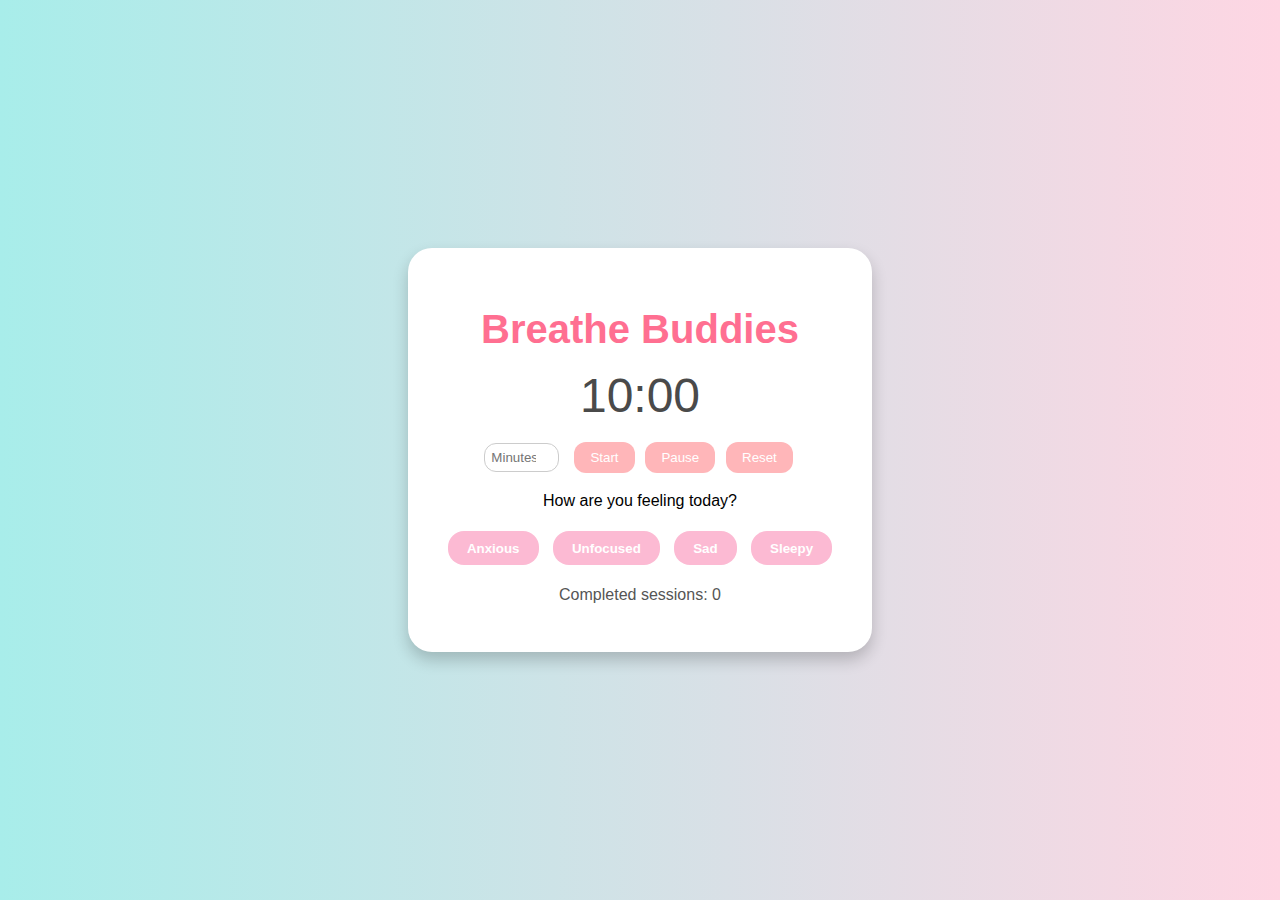
<file: index.html>
<!DOCTYPE html>
<html lang="en">
<head>
    <meta charset="UTF-8">
    <meta name="viewport" content="width=device-width, initial-scale=1.0">
    <link rel="stylesheet" href="styles.css">
    <title>Breathe Buddies</title>
</head>
    <body>
<div class="container">
    <h1>Breathe Buddies</h1>
    <div id="animal-display"></div>
    <div id="timer-display">10:00</div>
    <div class="controls">
        <input type="number" id="minutes-input" placeholder="Minutes" min="1" />
        <button id="start-btn">Start</button>
        <button id="pause-btn" disabled>Pause</button>
        <button id="reset-btn" disabled>Reset</button>




</div>
<div class="mental-health-buttons">
    <p>How are you feeling today?</p>
    <button onclick="selectCondition('anxiety')">Anxious</button>
    <button onclick="selectCondition('adhd')">Unfocused</button>
    <button onclick="selectCondition('depression')">Sad</button>
    <button onclick="selectCondition('sleep')">Sleepy</button>
  </div>

  <div id="generate-section" style="display:none;">
    <p>Click below to generate a soothing sound:</p>
    <button onclick="generateFreesoundSound()">Generate Sound</button>
  </div>

    <div class="session-count">
        <p>Completed sessions: <span id="session-count">0</span></p>
    </div>
    </div>
    

    <script src="app.js" defer></script>
</body>
</html>
</file>
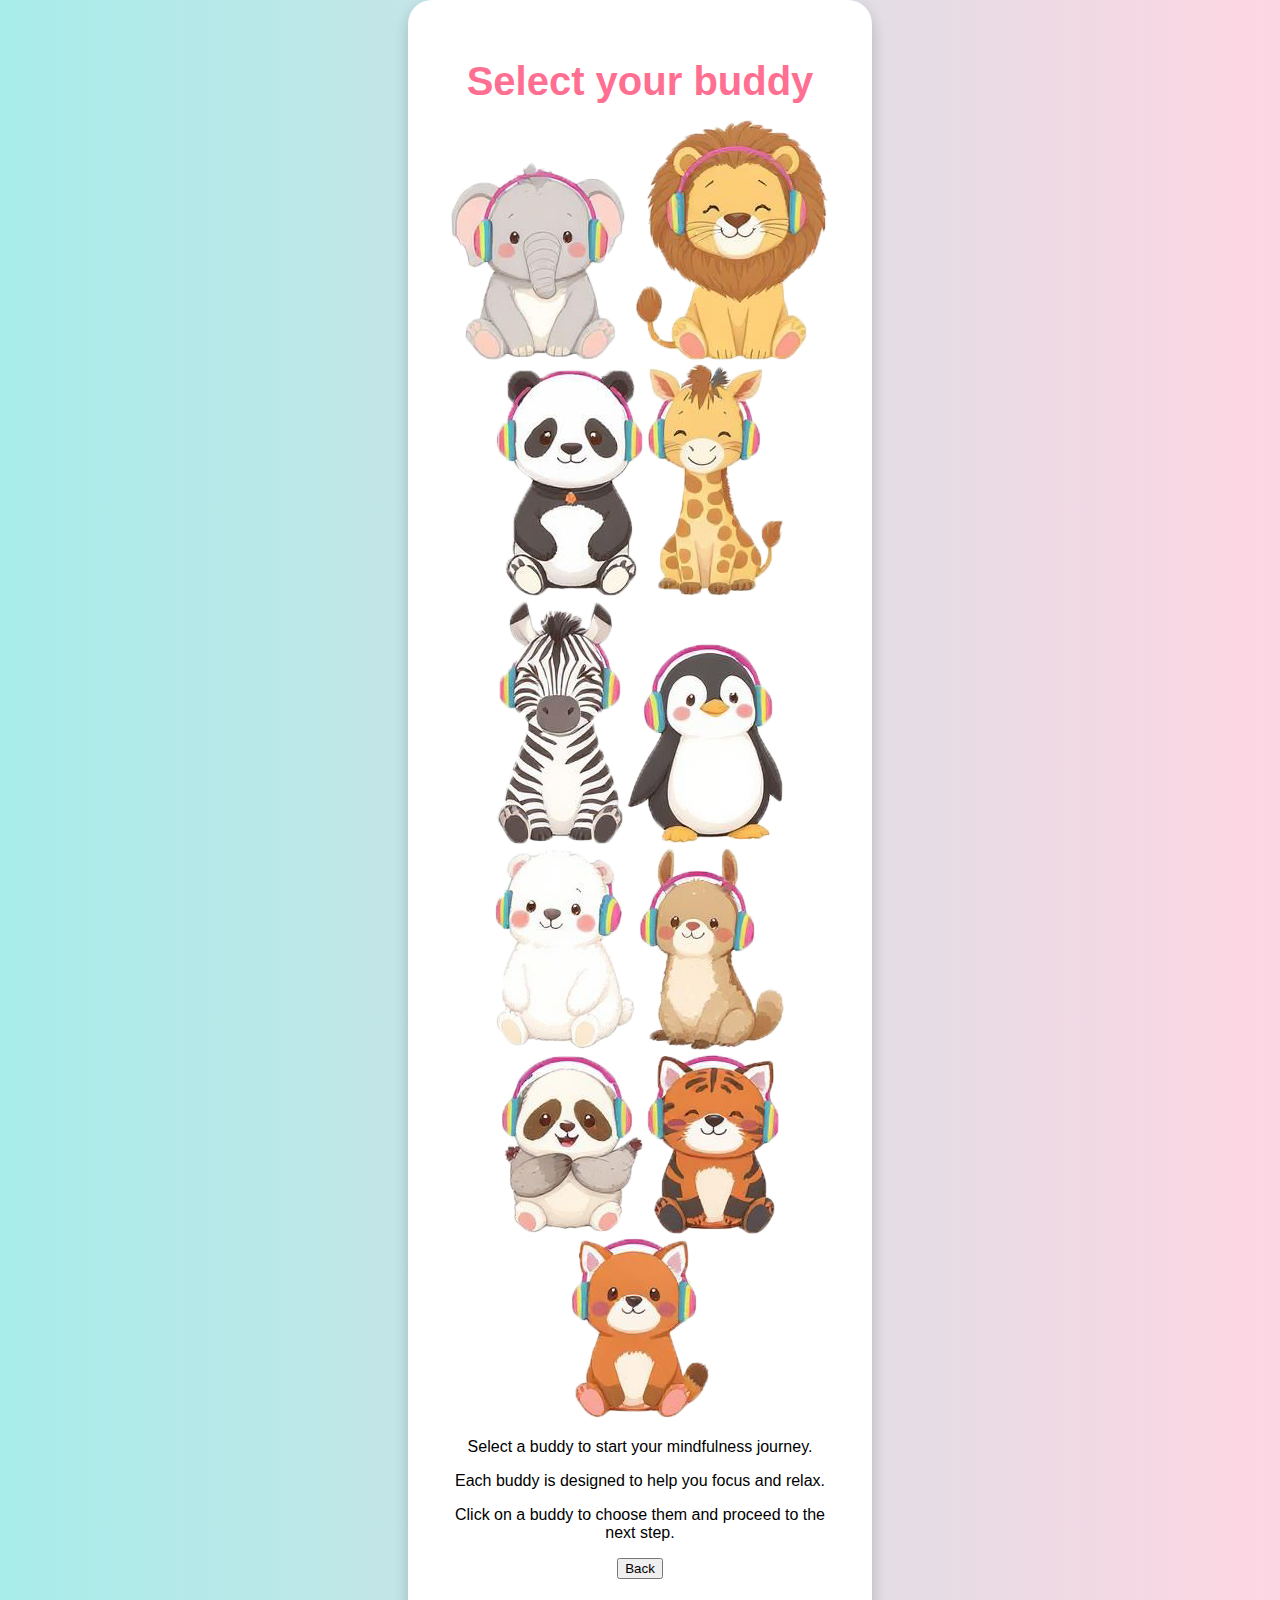
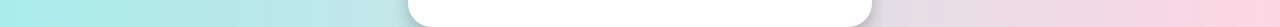
<file: buddy.html>
<!DOCTYPE html>
<html lang="en">
<head>
    <meta charset="UTF-8">
    <meta name="viewport" content="width=device-width, initial-scale=1.0">
    <link rel="stylesheet" href="styles.css">
    <title>Breathe Buddies</title>
</head>
    <body>
<div class="container">
    <h1>Select your buddy</h1>
   

    <div class="buddy-options">
        <img src="images/buddy1.png" alt="Buddy 1" class="buddy-image" onclick="selectBuddy('buddy1')">
        <img src="images/buddy2.png" alt="Buddy 2" class="buddy-image" onclick="selectBuddy('buddy2')">
        <img src="images/buddy3.png" alt="Buddy 3" class="buddy-image" onclick="selectBuddy('buddy3')">
        <img src="images/buddy4.png" alt="Buddy 4" class="buddy-image" onclick="selectBuddy('buddy4')">
        <img src="images/buddy5.png" alt="Buddy 5" class="buddy-image" onclick="selectBuddy('buddy5')">
        <img src="images/buddy6.png" alt="Buddy 6" class="buddy-image" onclick="selectBuddy('buddy6')">
        <img src="images/buddy7.png" alt="Buddy 7" class="buddy-image" onclick="selectBuddy('buddy7')">
        <img src="images/buddy8.png" alt="Buddy 8" class="buddy-image" onclick="selectBuddy('buddy8')">
        <img src="images/buddy9.png" alt="Buddy 9" class="buddy-image" onclick="selectBuddy('buddy9')">
        <img src="images/buddy10.png" alt="Buddy 10" class="buddy-image" onclick="selectBuddy('buddy10')">
        <img src="images/buddy11.png" alt="Buddy 11" class="buddy-image" onclick="selectBuddy('buddy11')">




    </div>
    <div class="buddy-description">
        <p>Select a buddy to start your mindfulness journey.</p>
        <p>Each buddy is designed to help you focus and relax.</p>
        <p>Click on a buddy to choose them and proceed to the next step.</p>
    </div>
    <p><a href="index.html">
        <button id="back-btn">Back</button>
      </a>
    </p>
</div>  

    

    <script src="app.js" defer></script>



</body>
</html>
</file>
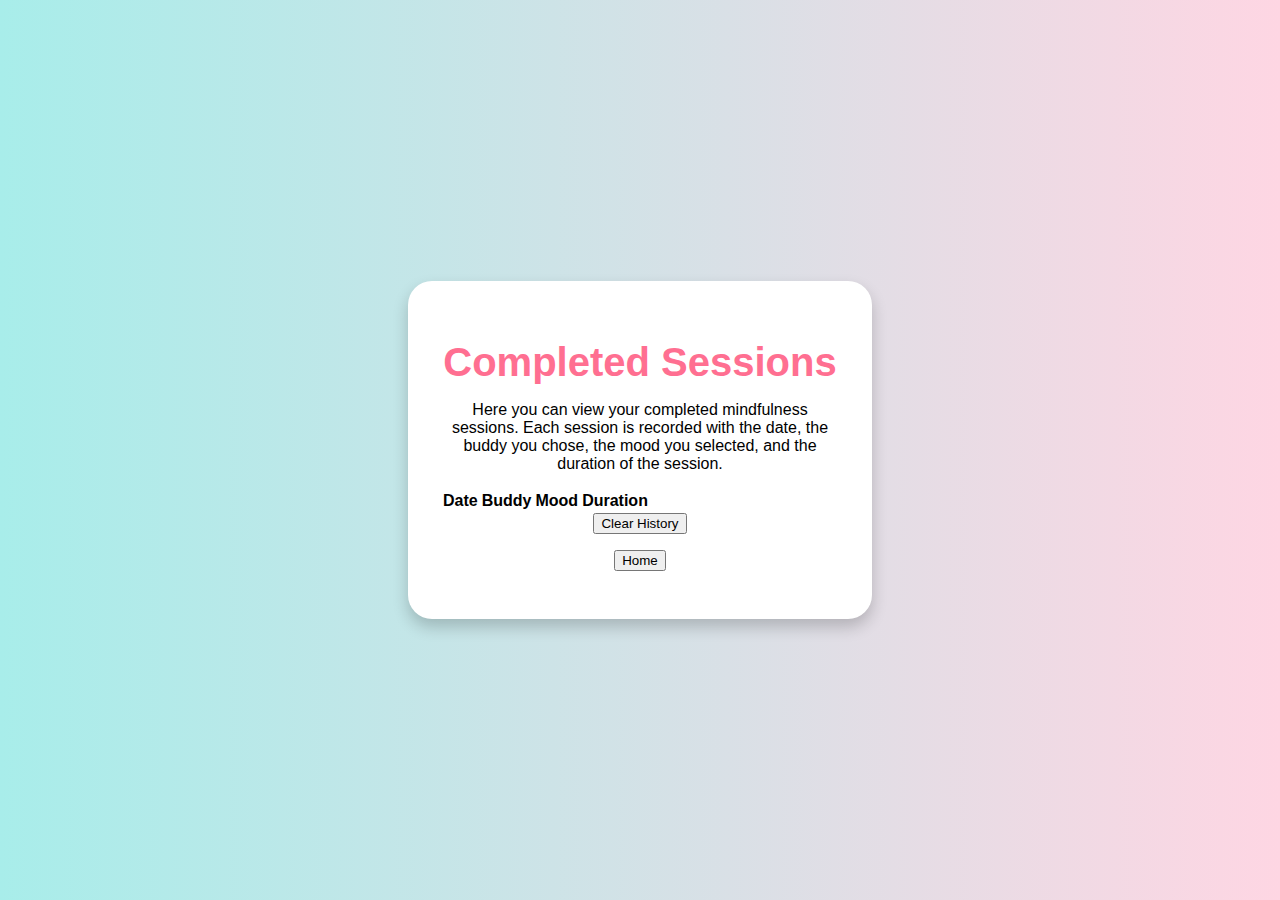
<file: history.html>
<!DOCTYPE html>
<html lang="en">
<head>
  <meta charset="UTF-8">
  <meta name="viewport" content="width=device-width, initial-scale=1.0">
  <title>Session History</title>
  <link rel="stylesheet" href="styles.css">
  <script src="app.js" defer></script>
</head>
<body>
<div class="container">
  <h1>Completed Sessions</h1>
  <p>Here you can view your completed mindfulness sessions. Each session is recorded with the date, the buddy you chose, the mood you selected, and the duration of the session.</p>
  
  <table id="historyTable">
    <thead>
      <tr>
        <th>Date</th>
        <th>Buddy</th>
        <th>Mood</th>
        <th>Duration</th>
      </tr>
    </thead>
    <tbody id="historyBody">
      
    </tbody>
  </table>

  <div>
    <button id="clearBtn">Clear History</button>
    <p>
      <a href="index.html">
        <button id="home-btn">Home</button>
      </a>
    </p>
  </div>
</div>
</body>
</html>
</file>
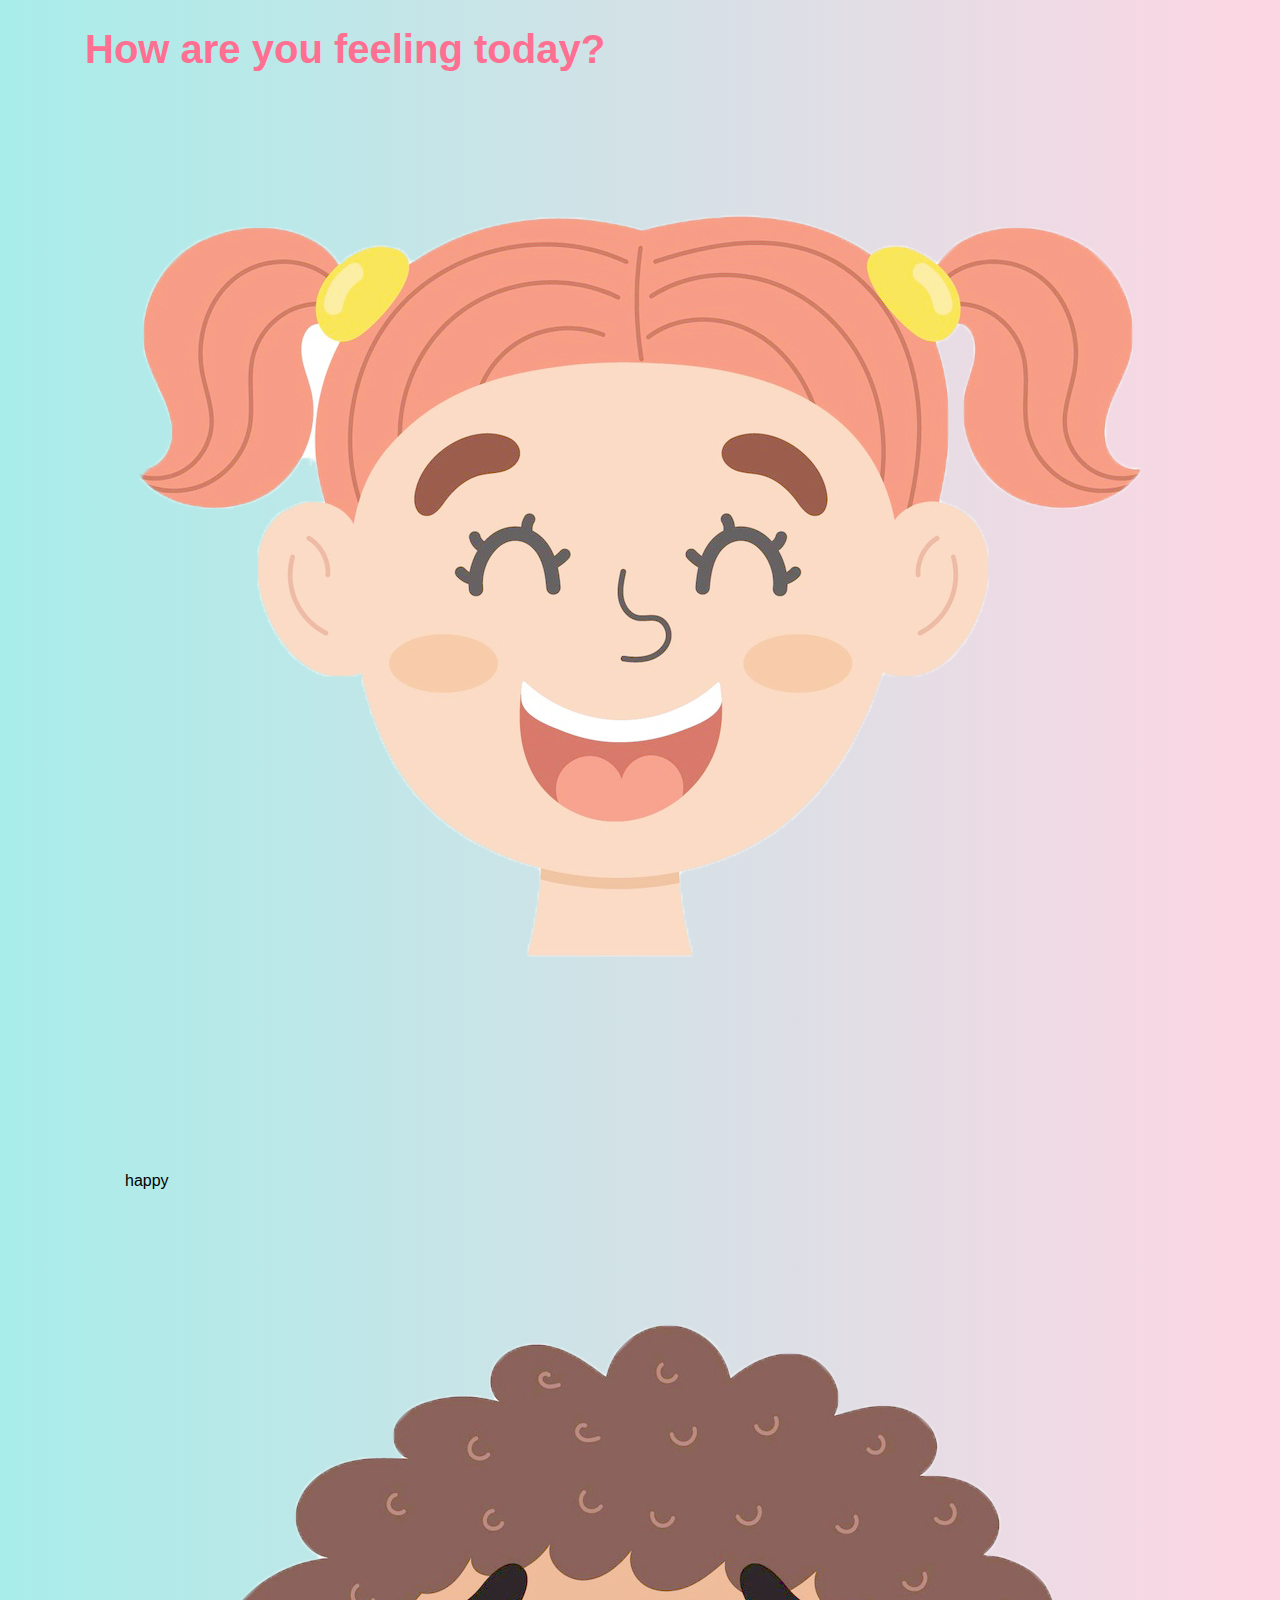
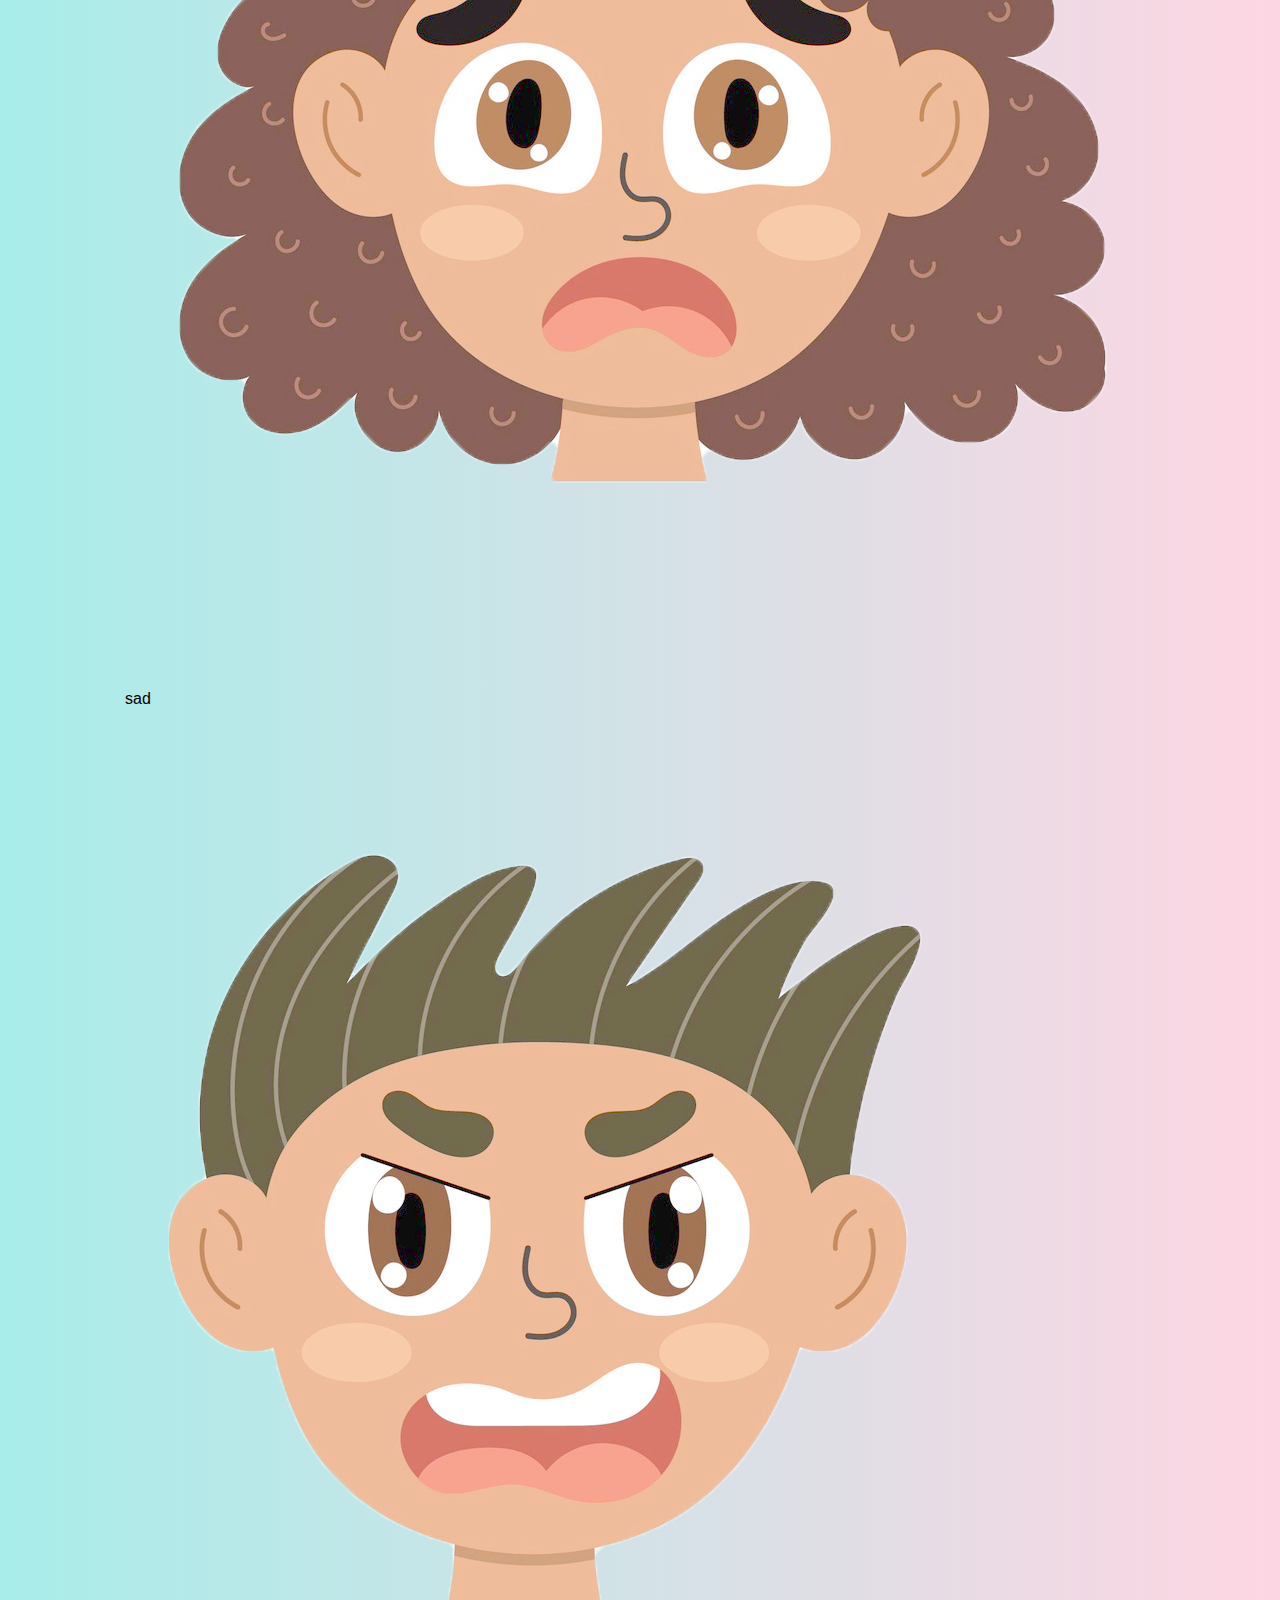
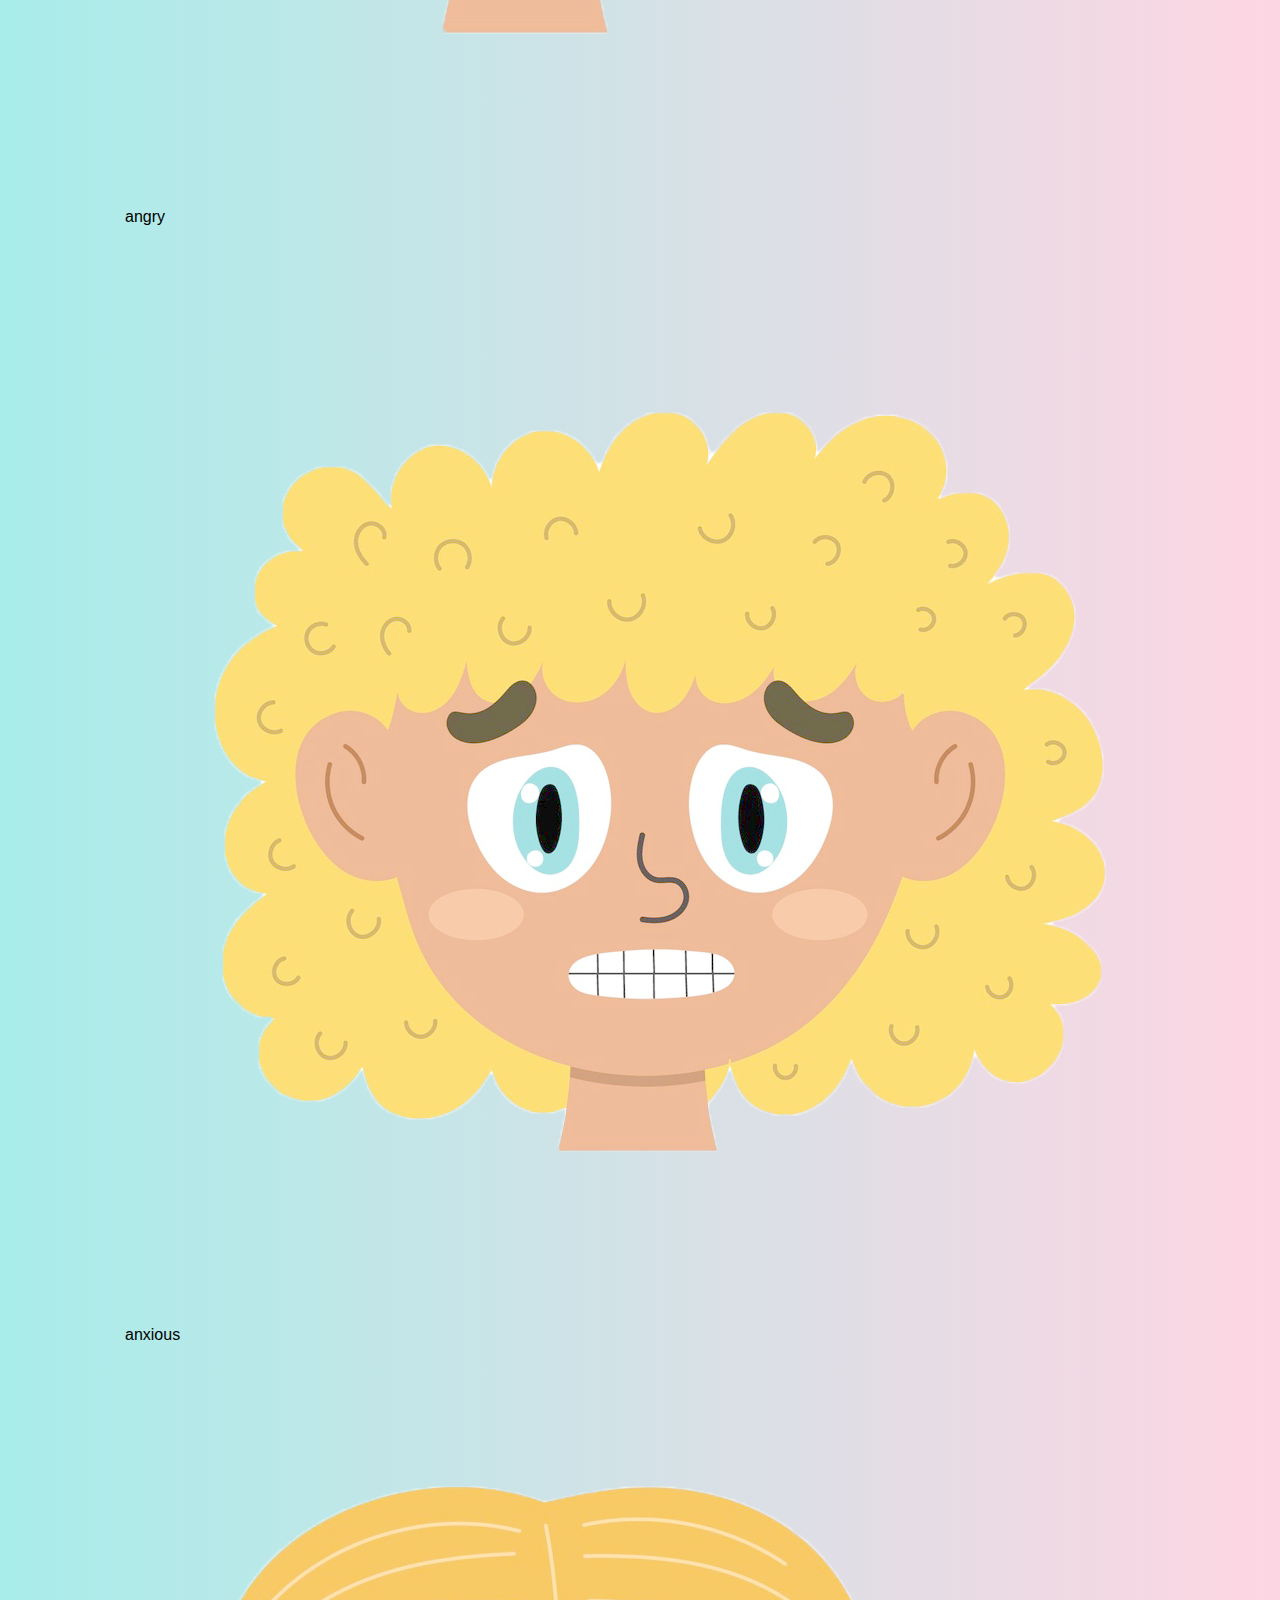
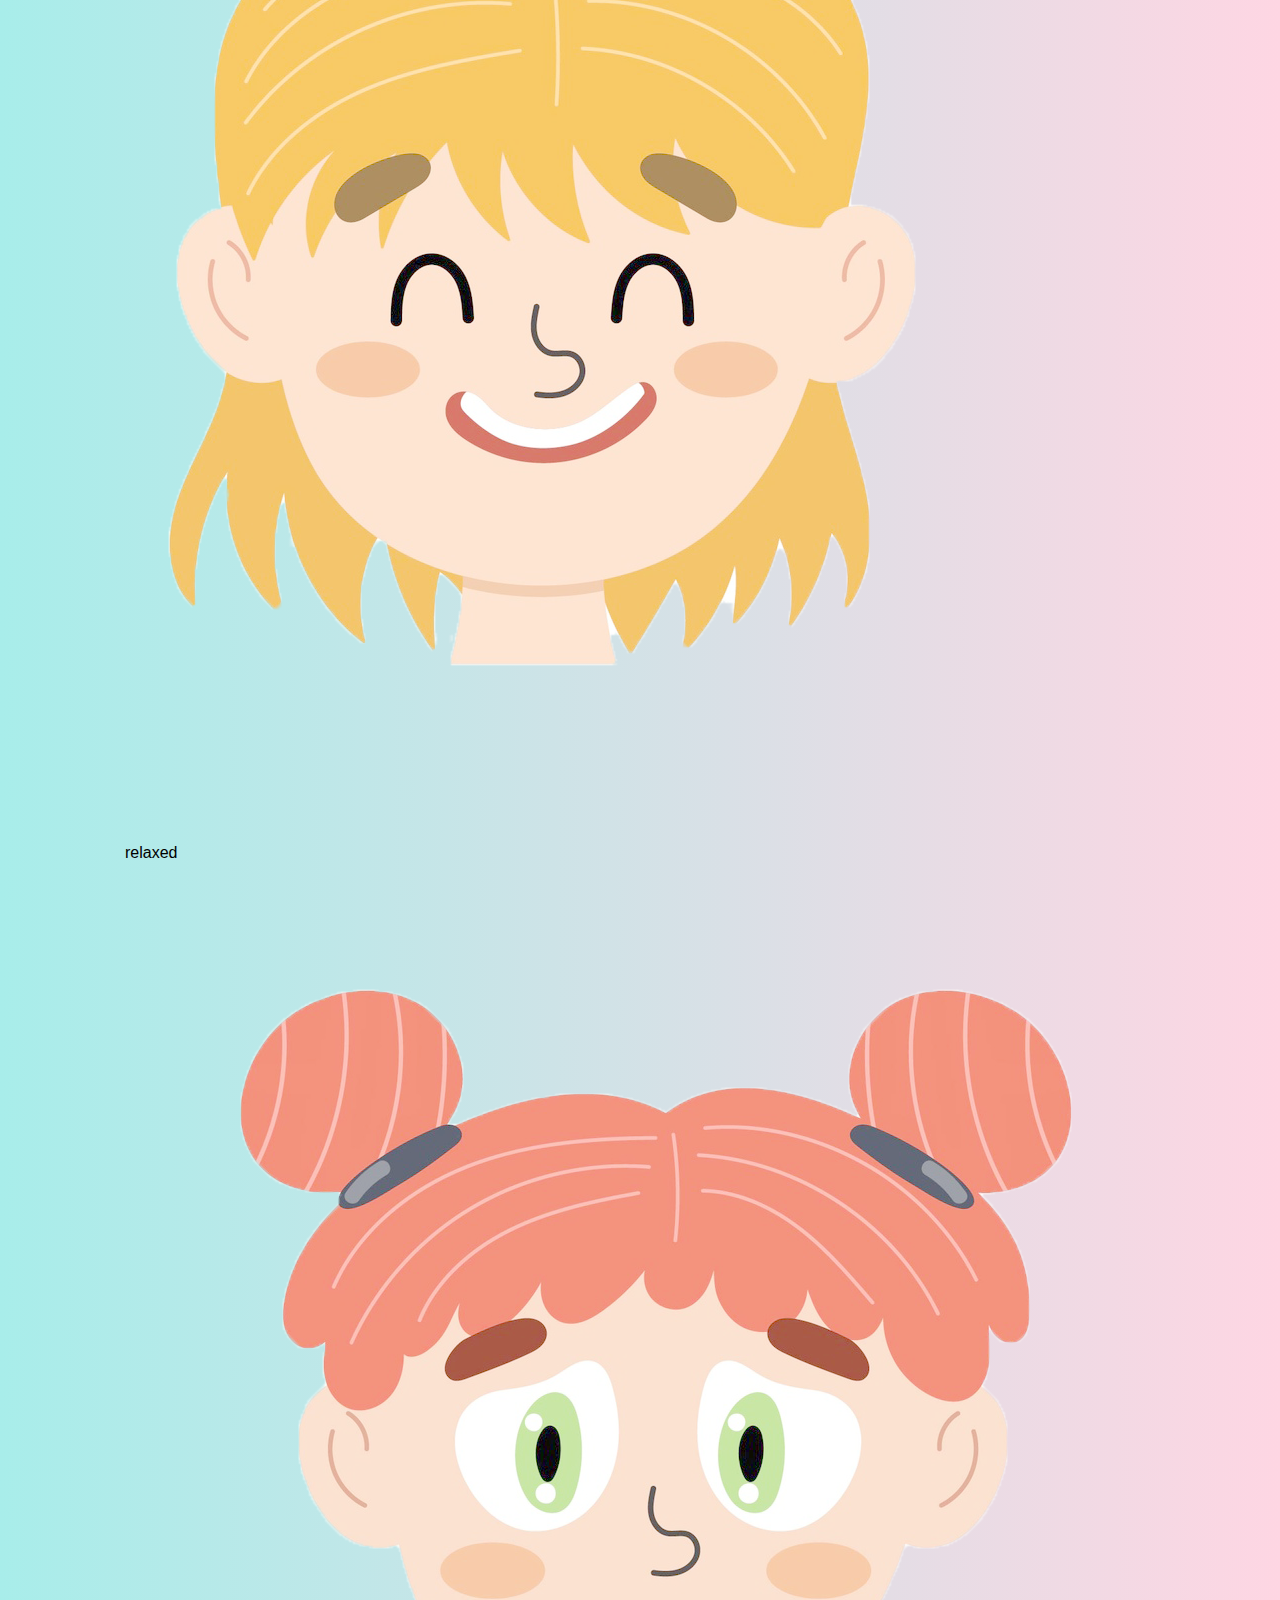
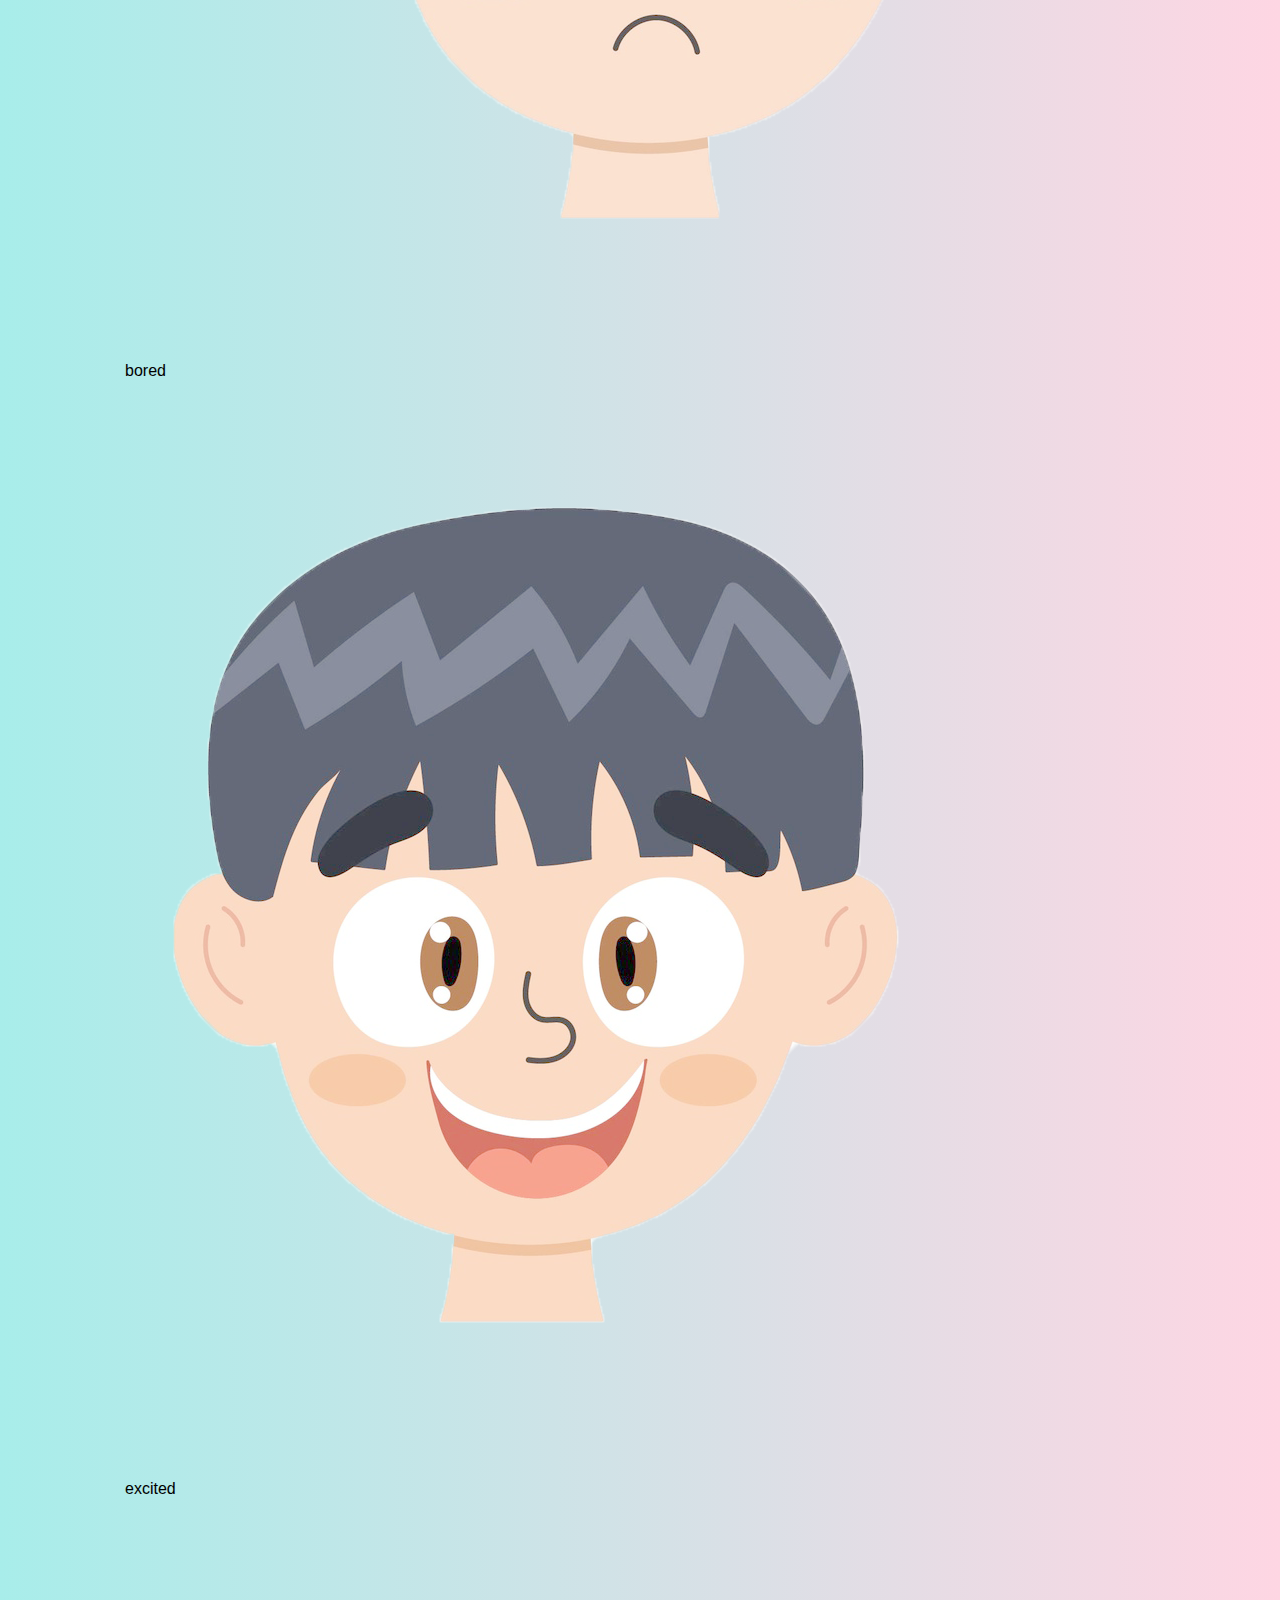
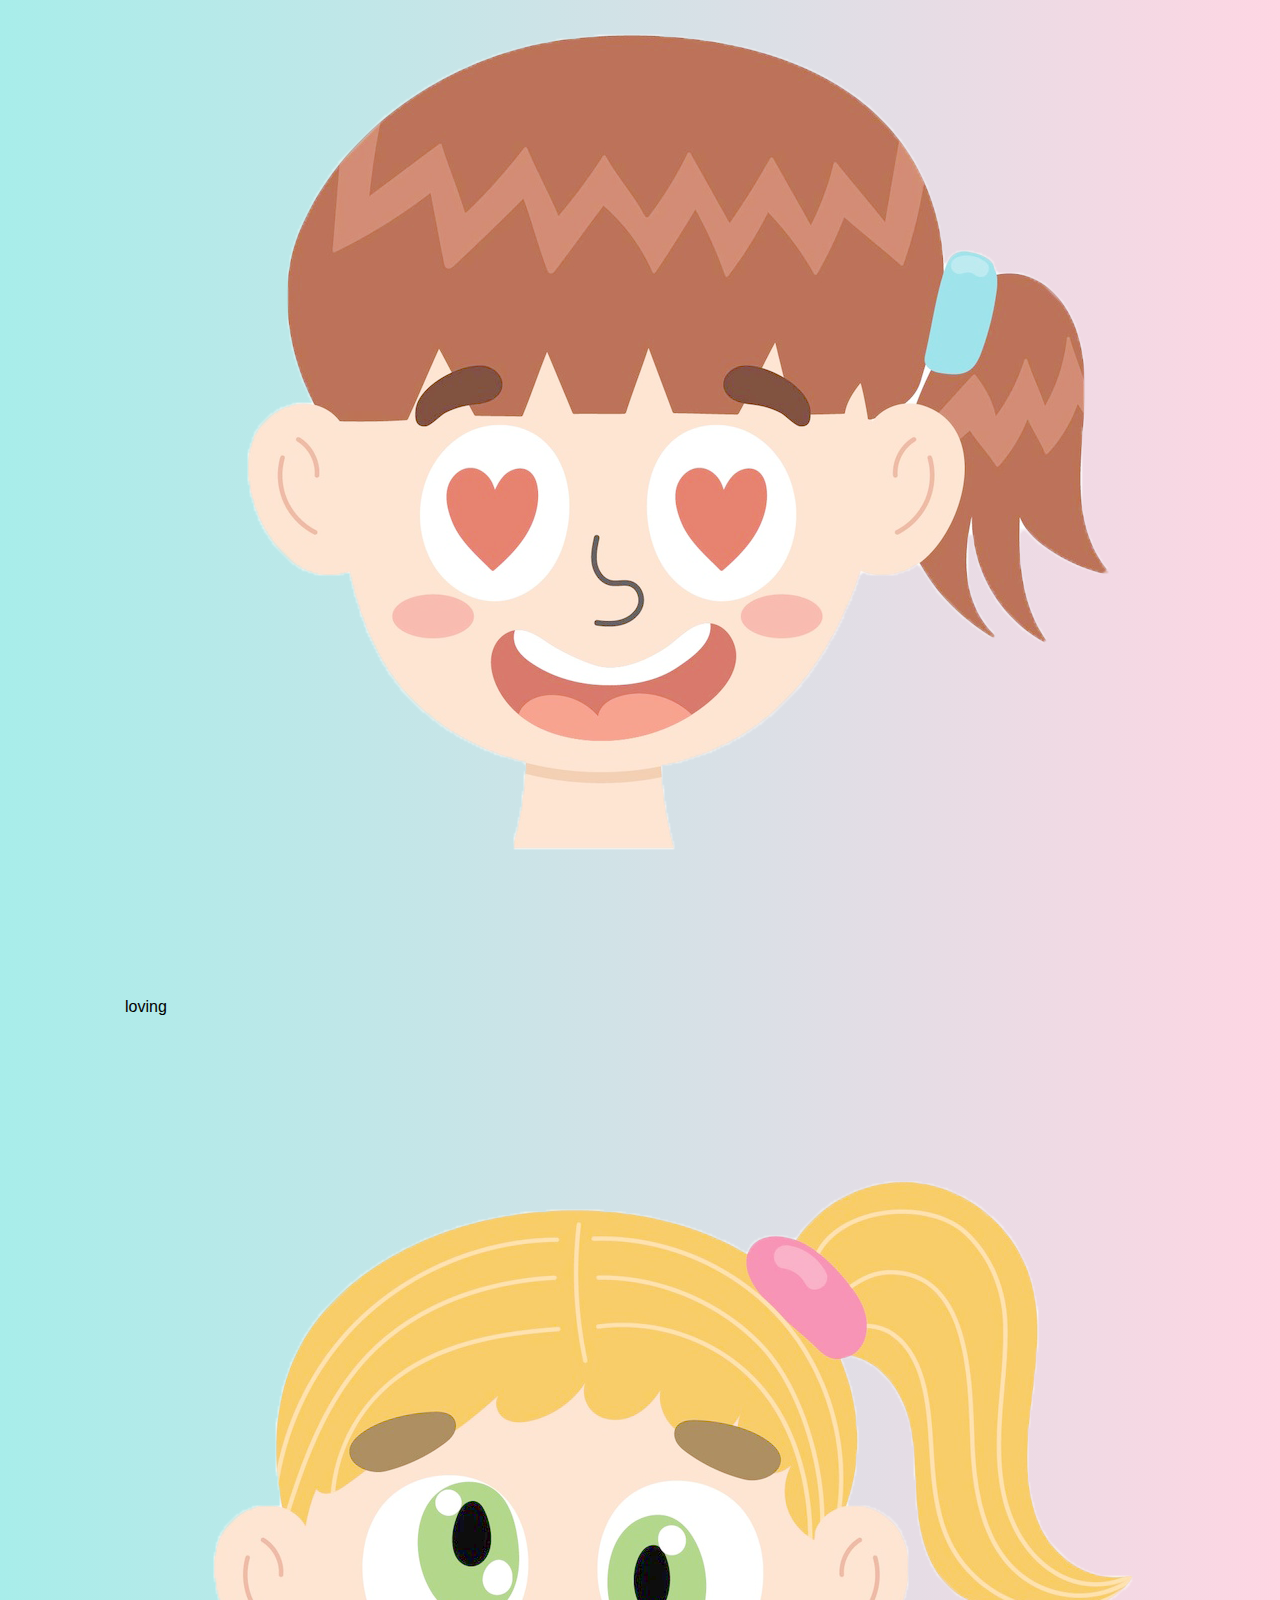
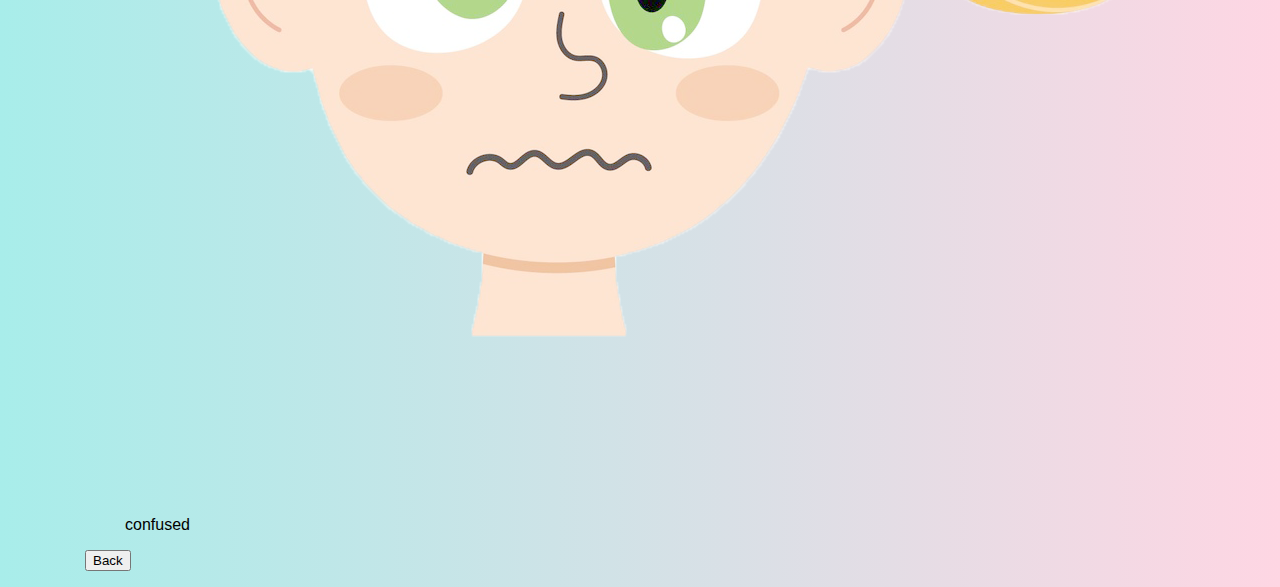
<file: mood.html>
<!DOCTYPE html>
<html lang="en">
<head>
    <meta charset="UTF-8">
    <meta name="viewport" content="width=device-width, initial-scale=1.0">
    <link rel="stylesheet" href="styles.css">
    <title>Breathe Buddies</title>
</head>
    <body>
<div class="container-buddy">
    <h1>How are you feeling today?</h1>
   <div class="buddy-options">
      <figure onclick="selectMood('happy')">
        <img src="mood/happy.png" alt="A happy character" class="buddy-image">
        <figcaption>happy</figcaption>
      </figure>
      <figure onclick="selectMood('sad')">
        <img src="mood/sad.png" alt="A sad character" class="buddy-image">
        <figcaption>sad</figcaption>
      </figure>
      <figure onclick="selectMood('angry')">
        <img src="mood/angry.png" alt="An angry character" class="buddy-image">
        <figcaption>angry</figcaption>
      </figure>
      <figure onclick="selectMood('anxious')">
        <img src="mood/anxious.png" alt="An anxious character" class="buddy-image"> 
        <figcaption>anxious</figcaption>
      </figure>
      <figure onclick="selectMood('relaxed')">
        <img src="mood/relaxed.png" alt="A relaxed character" class="buddy-image">
        <figcaption>relaxed</figcaption>
      </figure>
      <figure onclick="selectMood('bored')">
        <img src="mood/bored.png" alt="A bored character" class="buddy-image">
        <figcaption>bored</figcaption>
      </figure>
      <figure onclick="selectMood('excited')">
        <img src="mood/excited.png" alt="An excited character" class="buddy-image">
        <figcaption>excited</figcaption>
      </figure>
      <figure onclick="selectMood('loving')">
        <img src="mood/loving.png" alt="A loving character" class="buddy-image">
        <figcaption>loving</figcaption>
      </figure>
      <figure onclick="selectMood('confused')">
        <img src="mood/confused.png" alt="A confused character" class="buddy-image">
        <figcaption>confused</figcaption>
      </figure>
    </div>
    <p><a href="buddy.html">
        <button id="back-btn">Back</button>
      </a>
    </p>
</div>
<script src="app.js" defer></script>
</body>
</html>
</file>
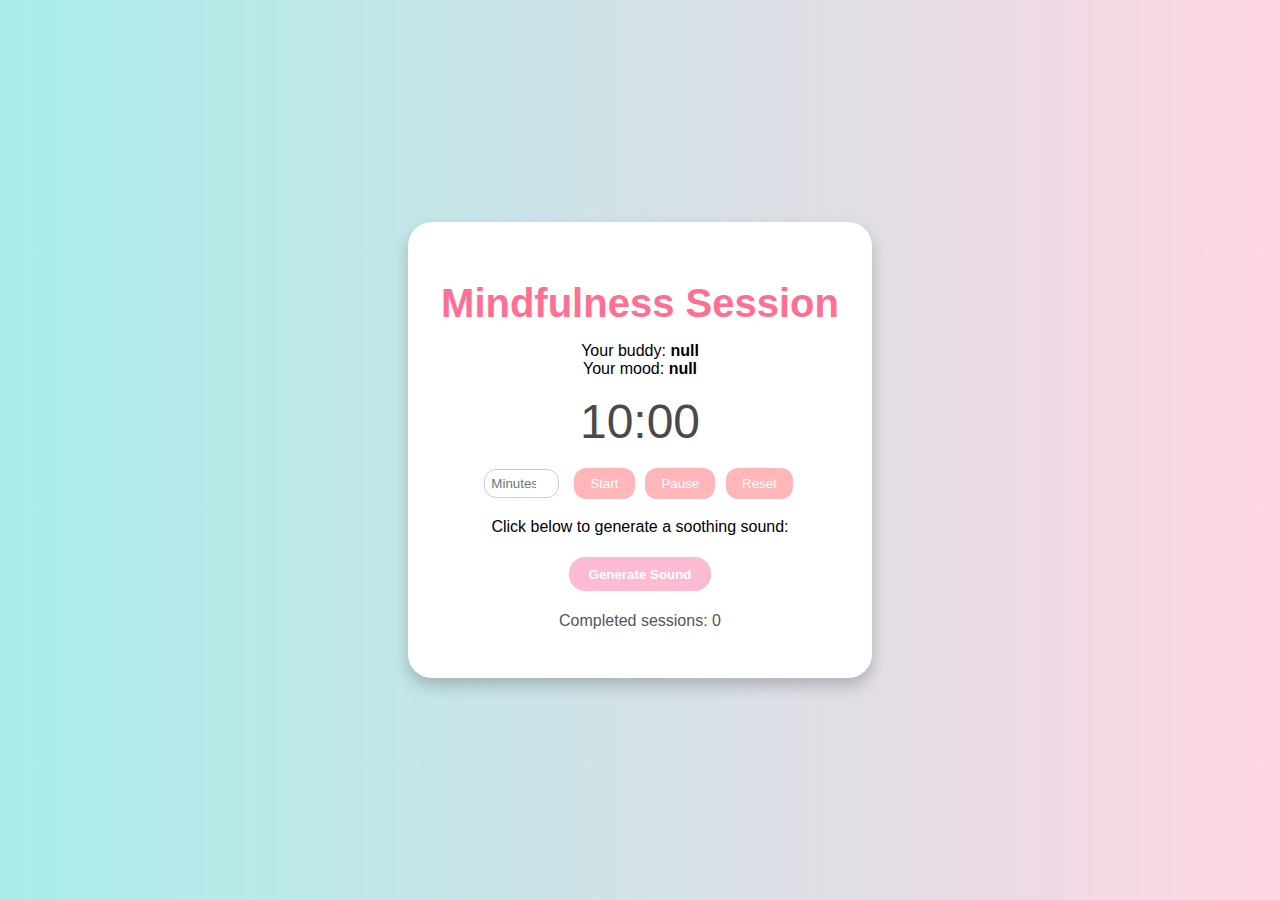
<file: sound.html>
<!DOCTYPE html>
<html lang="en">
<head>
    <meta charset="UTF-8">
    <meta name="viewport" content="width=device-width, initial-scale=1.0">
    <link rel="stylesheet" href="styles.css">
    <title>Breathe Buddies</title>
</head>
    <body>
<div class="container">
    <body onload="loadSession()">
    
          <h1>Mindfulness Session</h1>
          <div id="animal-display"></div>
          <div id="selected-info"></div>
          <div id="timer-display">10:00</div>
      
          <div class="controls">
            <input type="number" id="minutes-input" placeholder="Minutes" min="1" />
            <button id="start-btn">Start</button>
            <button id="pause-btn" disabled>Pause</button>
            <button id="reset-btn" disabled>Reset</button>
          </div>
      
          <div id="generate-section">
            <p>Click below to generate a soothing sound:</p>
            <button onclick="generateFreesoundSound()">Generate Sound</button>
          </div>
      
          <div class="session-count">
            <p>Completed sessions: <span id="session-count">0</span></p>
          </div>
        </div>
      
        <script src="app.js" defer></script>
       
      </body>

    


    

    <script src="app.js" defer></script>
</body>
</html>
</file>
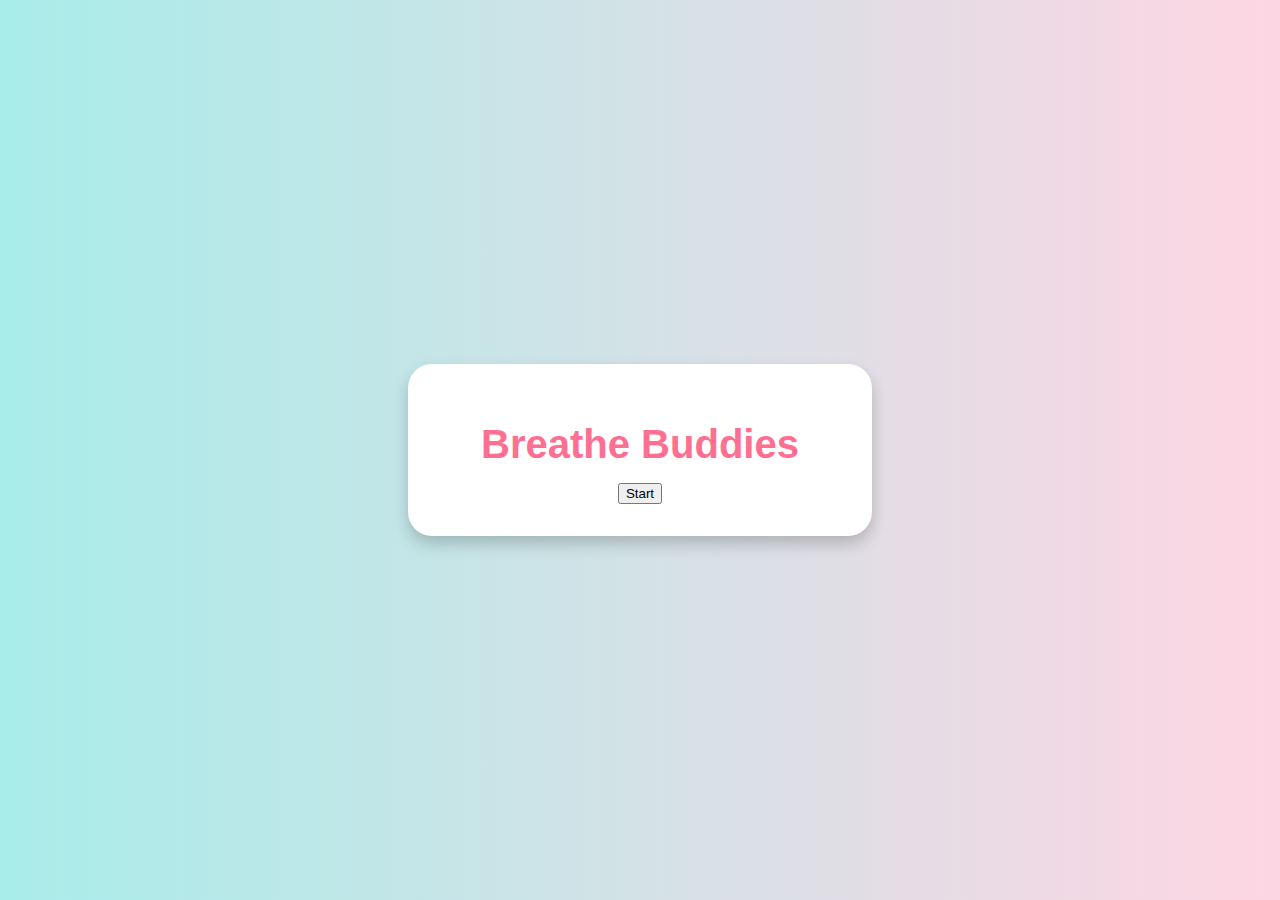
<file: start.html>
<!DOCTYPE html>
<html lang="en">
<head>
    <meta charset="UTF-8">
    <meta name="viewport" content="width=device-width, initial-scale=1.0">
    <link rel="stylesheet" href="styles.css">
    <title>Breathe Buddies</title>
</head>
    <body>
<div class="container">
    <h1>Breathe Buddies</h1>
   

    <a href="buddy.html">
        <button id="welcome-btn">Start</button>
      </a>

    

    <script src="app.js" defer></script>
</body>
</html>
</file>
<file: styles.css>
body {
    display: flex;
    justify-content: center;
    align-items: center;
    min-height: 100vh;
    background: linear-gradient(to right, #a8edea, #fed6e3);
    font-family: 'Comic Sans MS', cursive, sans-serif;
    margin: 0;
  }

  .container {
    background: #ffffff;
    padding: 2rem;
    border-radius: 24px;
    box-shadow: 0 8px 16px rgba(0,0,0,0.2);
    text-align: center;
    width: 90%;
    max-width: 400px;
  }

  h1 {
    color: #ff6f91;
    font-size: 2.5rem;
    margin-bottom: 1rem;
  }

  #timer-display {
    font-size: 3rem;
    margin: 1rem 0;
    color: #4a4a4a;
  }


.controls input {
    width: 60px;
    padding: 0.4rem;
    border-radius: 12px;
    border: 1px solid #ccc;
    margin-right: 0.5rem;
  }
  
  .controls button {
    padding: 0.5rem 1rem;
    margin: 0.2rem;
    background-color: #ffb6b9;
    border: none;
    border-radius: 12px;
    cursor: pointer;
    color: white;
  }
  
  .mental-health-buttons button,
  #generate-section button {
    padding: 0.6rem 1.2rem;
    margin: 0.3rem;
    border: none;
    border-radius: 16px;
    background-color: #fcbad3;
    color: white;
    cursor: pointer;
    font-weight: bold;
  }
  
  .session-count {
    margin-top: 1rem;
    color: #555;
  }
  
  #animal-display {
    margin-bottom: 1rem;
  }
  #animal-display img {
    max-width: 120px;
    height: auto;
    display: block;
    margin: 0 auto;
  }
  
  
  button:hover {
    background-color: #81d4fa !important;
    color: #004d40;
    font-weight: bold;
    transform: scale(1.05);
    transition: all 0.2s ease;
  }
</file>
